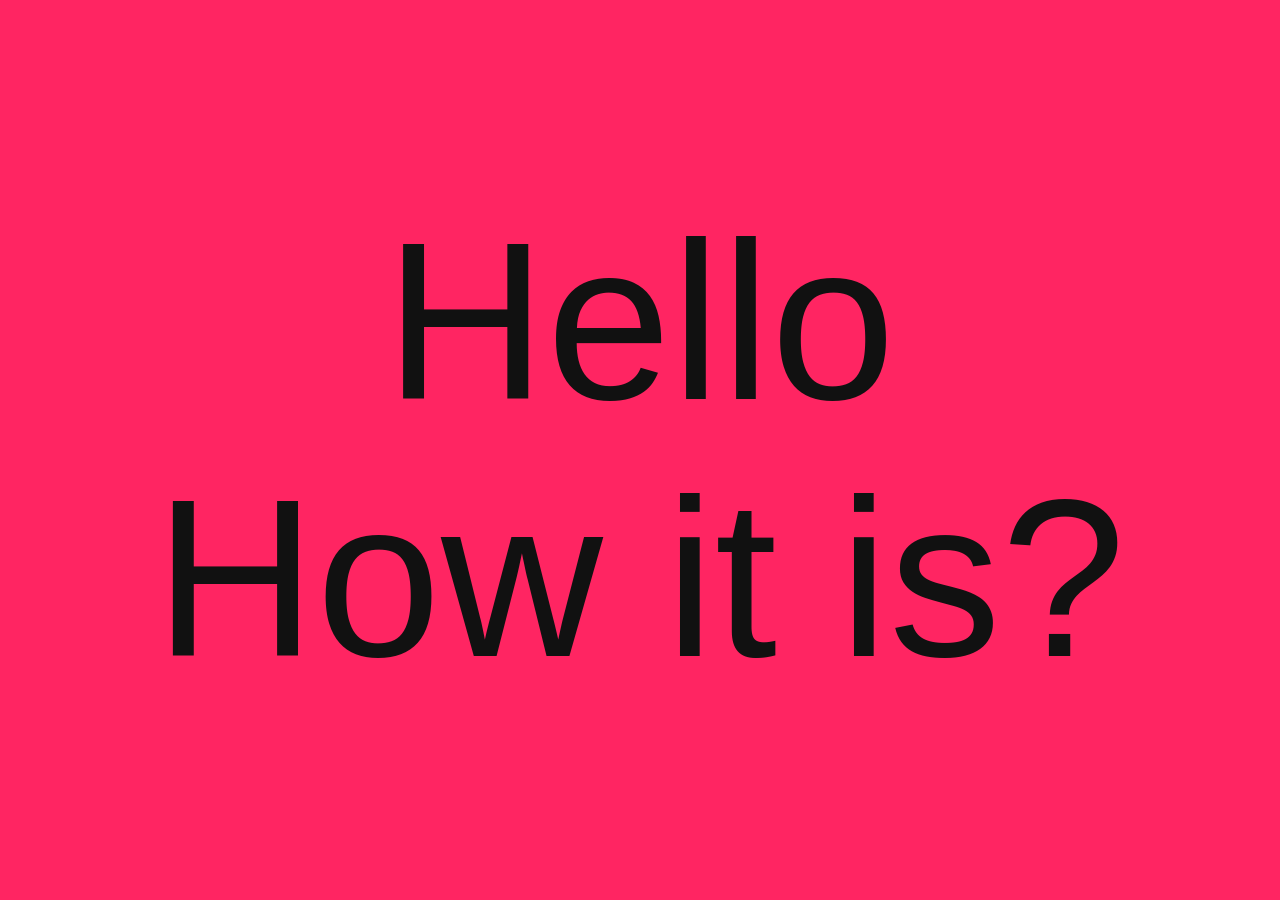
<file: clip_path&mouse_move/index.html>
<!doctype html>
<html lang="en">
<head>
    <meta charset="UTF-8">
    <meta name="viewport"
          content="width=device-width, user-scalable=no, initial-scale=1.0, maximum-scale=1.0, minimum-scale=1.0">
    <meta http-equiv="X-UA-Compatible" content="ie=edge">
    <link rel="stylesheet" href="style.css">
    <title>Document</title>
</head>
<body>
    <section>
        <h2>Hello</h2>
        <h2>How it is?</h2>
        <div class="circle"></div>
    </section>
    <script type="text/javascript">
        const pos = document.documentElement;
        pos.addEventListener('mousemove', e => {
            pos.style.setProperty('--x', e.clientX + 'px');
            pos.style.setProperty('--y', e.clientY + 'px');
        })
    </script>
</body>
</html>
</file>
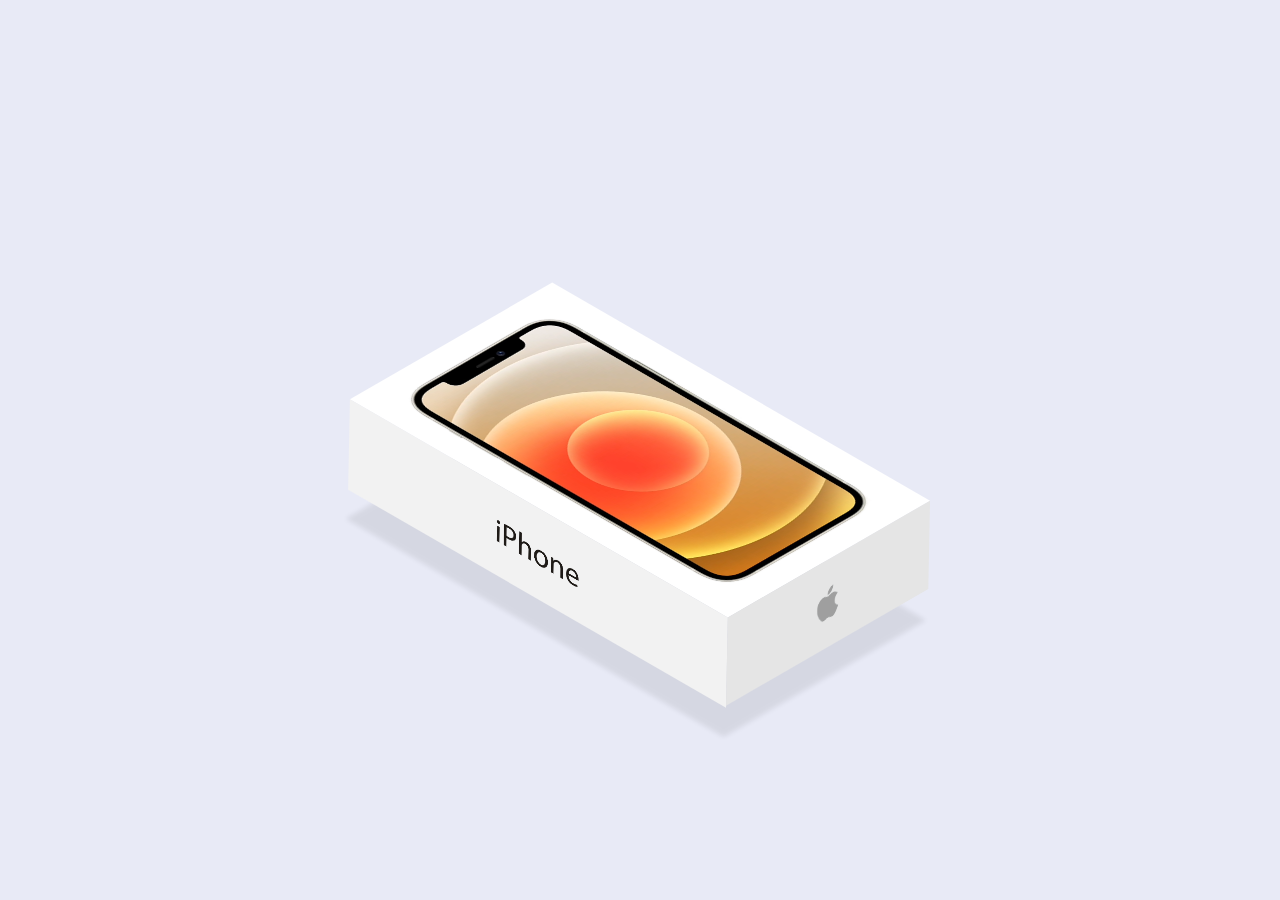
<file: iphone_box_up/index.html>
<!DOCTYPE html>
<html lang="en">
<head>
    <meta charset="UTF-8">
    <meta name="viewport" content="width=device-width, initial-scale=1.0">
    <link rel="stylesheet" href="style.css">
    <title>Document</title>
</head>
<body>
    <div class="iPhone"></div>
</body>
</html>
</file>
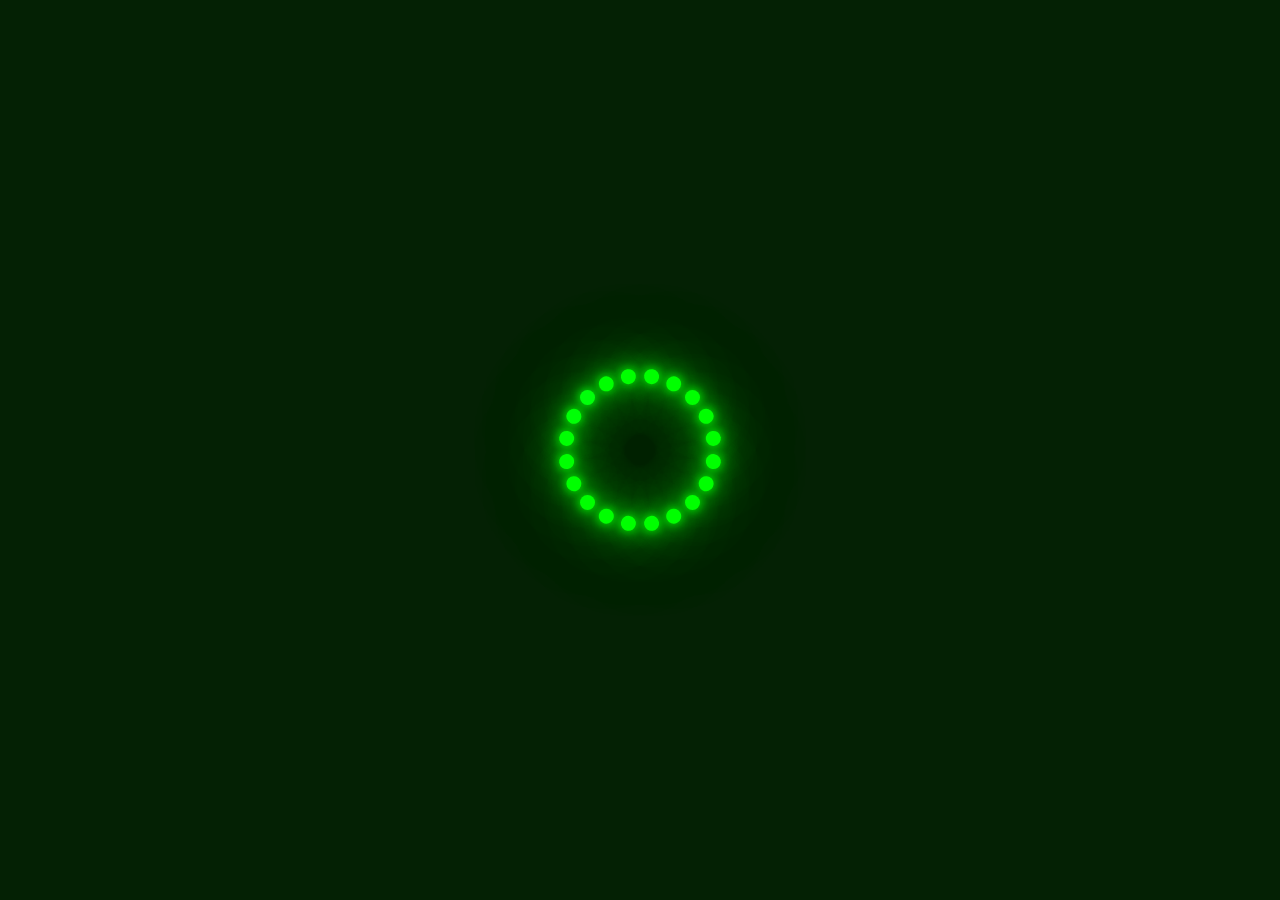
<file: loading_effect_js/index.html>
<!doctype html>
<html lang="en">
<head>
    <meta charset="UTF-8">
    <link rel="stylesheet" href="style.css">
    <title>Document</title>
</head>
<body>
    <section>
        <div class="loader">
            <span style="--i:1;"></span>
            <span style="--i:2;"></span>
            <span style="--i:3;"></span>
            <span style="--i:4;"></span>
            <span style="--i:5;"></span>
            <span style="--i:6;"></span>
            <span style="--i:7;"></span>
            <span style="--i:8;"></span>
            <span style="--i:9;"></span>
            <span style="--i:10;"></span>
            <span style="--i:11;"></span>
            <span style="--i:12;"></span>
            <span style="--i:13;"></span>
            <span style="--i:14;"></span>
            <span style="--i:15;"></span>
            <span style="--i:16;"></span>
            <span style="--i:17;"></span>
            <span style="--i:18;"></span>
            <span style="--i:19;"></span>
            <span style="--i:20;"></span>
        </div>
    </section>
</body>
</html>
</file>
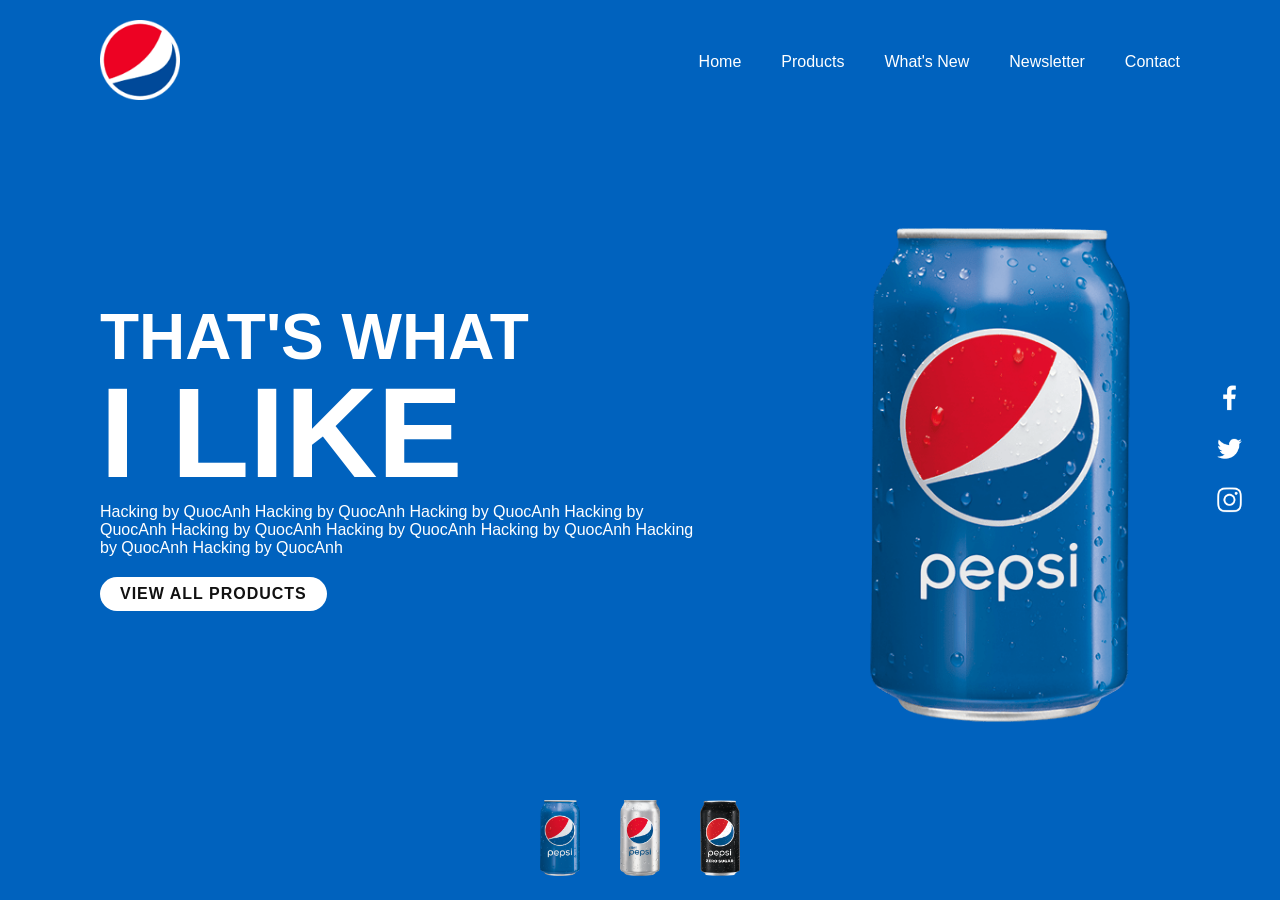
<file: page_click_doimau/index.html>
<!doctype html>
<html lang="en">
<head>
    <meta charset="UTF-8">
    <meta name="viewport"
          content="width=device-width, user-scalable=no, initial-scale=1.0, maximum-scale=1.0, minimum-scale=1.0">
    <meta http-equiv="X-UA-Compatible" content="ie=edge">
    <link rel="stylesheet" href="style.css">
    <title>Document</title>
</head>
<body>
    <section class="sec">
        <header>
            <a href="#"><img src="img/logo.png" class="logo"></a>
            <ul>
                <li><a href="#" class="menu_hover">Home</a></li>
                <li><a href="#" class="menu_hover">Products</a></li>
                <li><a href="#" class="menu_hover">What's New</a></li>
                <li><a href="#" class="menu_hover">Newsletter</a></li>
                <li><a href="#" class="menu_hover">Contact</a></li>
            </ul>
        </header>
        <div class="content">
            <div class="textBox">
                <h2>That's What<br><span>I like</span></h2>
                <p>Hacking by QuocAnh Hacking by QuocAnh Hacking by QuocAnh
                    Hacking by QuocAnh Hacking by QuocAnh Hacking by QuocAnh
                    Hacking by QuocAnh Hacking by QuocAnh Hacking by QuocAnh</p>
                <a href="#">View All Products</a>
            </div>
            <div class="imgBox">
                <img src="img/pepsi001.png" class="pepsi">
            </div>
        </div>
        <ul class="thumb">
            <li><img src="img/pepsi001.png" onclick="imgSlider('img/pepsi001.png');changeBgColor('#0062be')"></li>
            <li><img src="img/pepsi002.png" onclick="imgSlider('img/pepsi002.png');changeBgColor('#e60c2c')"></li>
            <li><img src="img/pepsi003.png" onclick="imgSlider('img/pepsi003.png');changeBgColor('#1e1e1e')"></li>
        </ul>
        <ul class="sci">
            <li><a href="#"><img src="img/facebook.png"></a></li>
            <li><a href="#"><img src="img/twitter.png"></a></li>
            <li><a href="#"><img src="img/instagram.png"></a></li>
        </ul>
    </section>
    <script type="text/javascript">
        function imgSlider(anything) {
            document.querySelector('.pepsi').src = anything;
        }
        function changeBgColor(color) {
            const  sec = document.querySelector('.sec');
            sec.style.background = color;
        }

    </script>
</body>
</html>
</file>
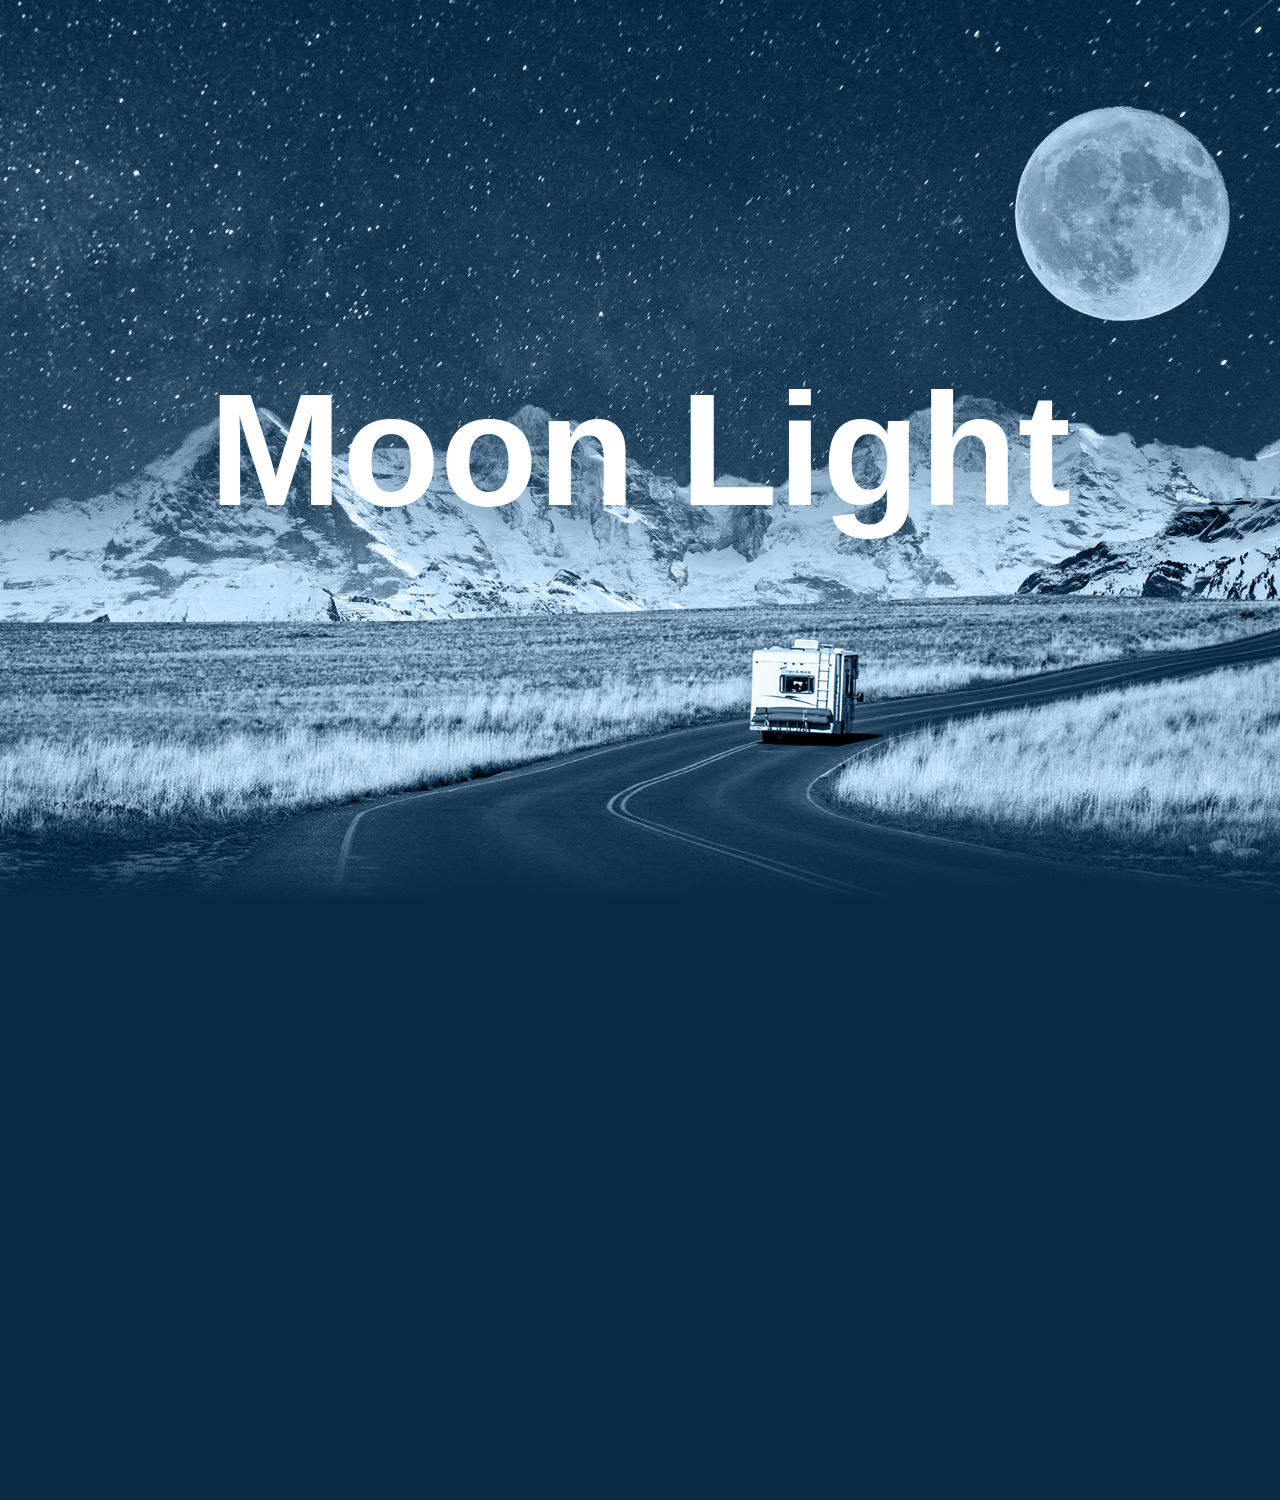
<file: Parallax Scrolling Effect/index.html>
<!doctype html>
<html lang="en">
<head>
    <meta charset="UTF-8">
    <meta name="viewport"
          content="width=device-width, user-scalable=no, initial-scale=1.0, maximum-scale=1.0, minimum-scale=1.0">
    <meta http-equiv="X-UA-Compatible" content="ie=edge">
    <title>Document</title>
    <link rel="stylesheet" href="style.css">
</head>
<body>
    <section>
        <img src="img/bg.jpg" id="bg">
        <img src="img/moon.png" id="moon">
        <img src="img/mountain.png" id="mountain">
        <img src="img/road.png" id="road">
        <h2 id="text">Moon Light</h2>
    </section>
    <script type="text/javascript">
        let bg = document.getElementById("bg");
        let moon = document.getElementById("moon");
        let mountain = document.getElementById("mountain");
        let road = document.getElementById("road");
        let text = document.getElementById("text");

        window.addEventListener('scroll', function () {
            var value = window.scrollY;

            bg.style.top = value * 0.5 + 'px';
            moon.style.left = -value * 0.5 + 'px';
            mountain.style.top = -value * 0.15 + 'px';
            road.style.top = value * 0.15 + 'px';
            text.style.top = value * 1 + 'px';
        })
    </script>

</body>
</html>
</file>
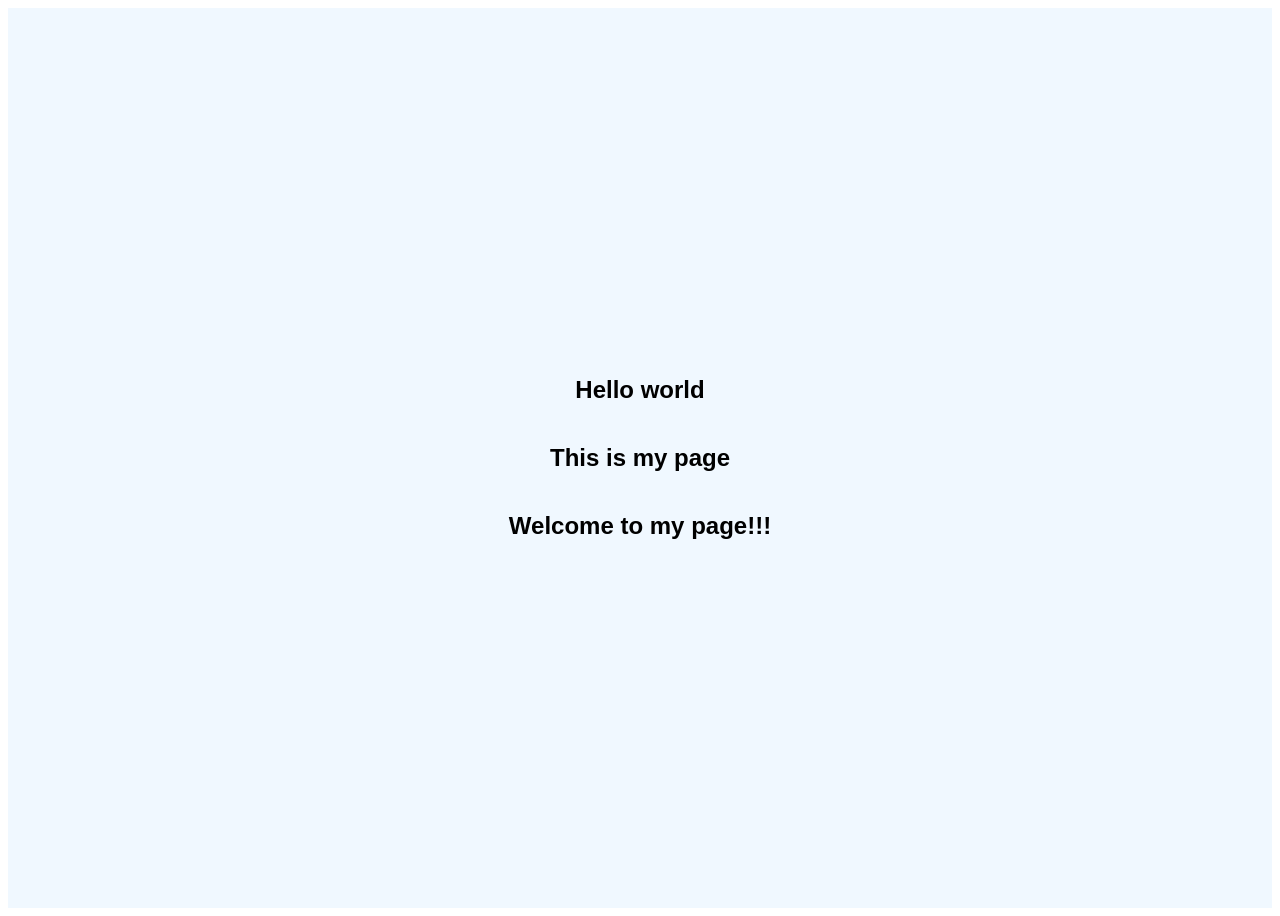
<file: slideprevỉew/index.html>
<!DOCTYPE html>
<html lang="en">
<head>
    <meta charset="UTF-8">
    <meta name="viewport" content="width=device-width, initial-scale=1.0">
    <title>Document</title>
</head>
<body style="font-family: sans-serif;">
    <section style="background-color: aliceblue;width: 100%;height: 100vh;display: flex;justify-content: center;align-items: center;flex-direction: column;">
        <h1 style="">Hello world</h1>
        <h1 style="">This is my page</h1>
        <h1>Welcome to my page!!!</h1>
    
    </section>
</body>
</html>
</file>
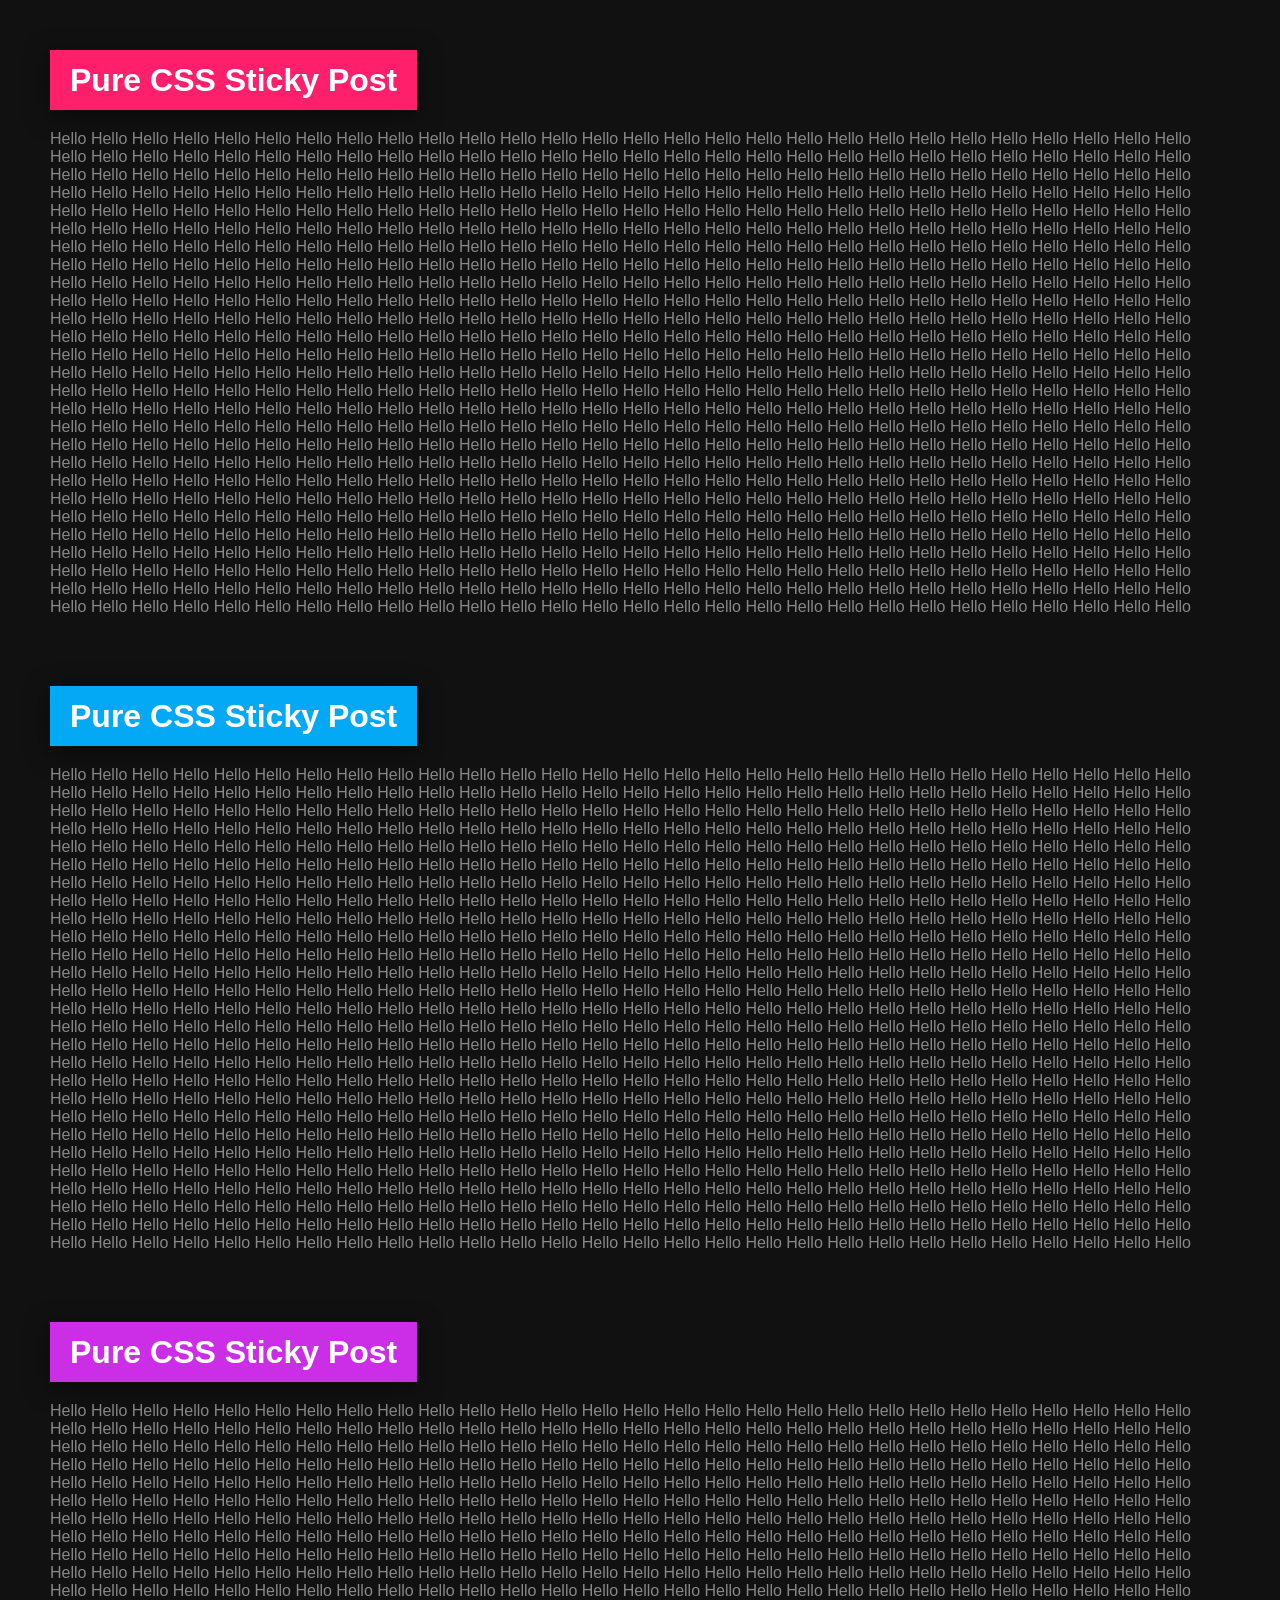
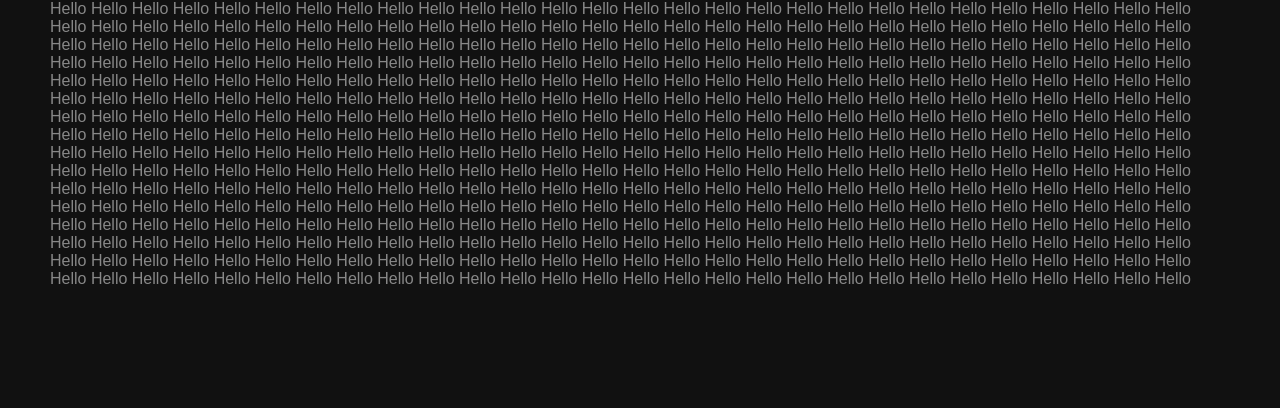
<file: sticky_scrolling/index.html>
<!doctype html>
<html lang="en">
<head>
    <meta charset="UTF-8">
    <meta name="viewport"
          content="width=device-width, user-scalable=no, initial-scale=1.0, maximum-scale=1.0, minimum-scale=1.0">
    <meta http-equiv="X-UA-Compatible" content="ie=edge">
    <link href="style.css" rel="stylesheet">
    <title>Document</title>
</head>
<body>
    <div class="container">
        <section>
            <div class="sticky">
                Pure CSS Sticky Post
            </div>
            <div class="content">
                <p>
                    Hello Hello Hello Hello Hello Hello  Hello Hello Hello Hello Hello Hello Hello Hello Hello Hello Hello Hello
                    Hello Hello Hello Hello Hello Hello Hello Hello Hello Hello Hello Hello Hello Hello Hello Hello Hello Hello
                    Hello Hello Hello Hello Hello Hello Hello Hello Hello Hello Hello Hello Hello Hello Hello Hello Hello Hello
                    Hello Hello Hello Hello Hello Hello Hello Hello Hello Hello Hello Hello Hello Hello Hello Hello Hello Hello
                    Hello Hello Hello Hello Hello Hello Hello Hello Hello Hello Hello Hello Hello Hello Hello Hello Hello Hello
                    Hello Hello Hello Hello Hello Hello Hello Hello Hello Hello Hello Hello Hello Hello Hello Hello Hello Hello
                    Hello Hello Hello Hello Hello Hello Hello Hello Hello Hello Hello Hello Hello Hello Hello Hello Hello Hello
                    Hello Hello Hello Hello Hello Hello Hello Hello Hello Hello Hello Hello Hello Hello Hello Hello Hello Hello
                    Hello Hello Hello Hello Hello Hello Hello Hello Hello Hello Hello Hello Hello Hello Hello Hello Hello Hello
                    Hello Hello Hello Hello Hello Hello Hello Hello Hello Hello Hello Hello Hello Hello Hello Hello Hello Hello
                    Hello Hello Hello Hello Hello Hello Hello Hello Hello Hello Hello Hello Hello Hello Hello Hello Hello Hello
                    Hello Hello Hello Hello Hello Hello Hello Hello Hello Hello Hello Hello Hello Hello Hello Hello Hello Hello
                    Hello Hello Hello Hello Hello Hello Hello Hello Hello Hello Hello Hello Hello Hello Hello Hello Hello Hello
                    Hello Hello Hello Hello Hello Hello Hello Hello Hello Hello Hello Hello Hello Hello Hello Hello Hello Hello
                    Hello Hello Hello Hello Hello Hello  Hello Hello Hello Hello Hello Hello Hello Hello Hello Hello Hello Hello
                    Hello Hello Hello Hello Hello Hello Hello Hello Hello Hello Hello Hello Hello Hello Hello Hello Hello Hello
                    Hello Hello Hello Hello Hello Hello Hello Hello Hello Hello Hello Hello Hello Hello Hello Hello Hello Hello
                    Hello Hello Hello Hello Hello Hello Hello Hello Hello Hello Hello Hello Hello Hello Hello Hello Hello Hello
                    Hello Hello Hello Hello Hello Hello Hello Hello Hello Hello Hello Hello Hello Hello Hello Hello Hello Hello
                    Hello Hello Hello Hello Hello Hello Hello Hello Hello Hello Hello Hello Hello Hello Hello Hello Hello Hello
                    Hello Hello Hello Hello Hello Hello Hello Hello Hello Hello Hello Hello Hello Hello Hello Hello Hello Hello
                    Hello Hello Hello Hello Hello Hello Hello Hello Hello Hello Hello Hello Hello Hello Hello Hello Hello Hello
                    Hello Hello Hello Hello Hello Hello Hello Hello Hello Hello Hello Hello Hello Hello Hello Hello Hello Hello
                    Hello Hello Hello Hello Hello Hello Hello Hello Hello Hello Hello Hello Hello Hello Hello Hello Hello Hello
                    Hello Hello Hello Hello Hello Hello Hello Hello Hello Hello Hello Hello Hello Hello Hello Hello Hello Hello
                    Hello Hello Hello Hello Hello Hello Hello Hello Hello Hello Hello Hello Hello Hello Hello Hello Hello Hello
                    Hello Hello Hello Hello Hello Hello Hello Hello Hello Hello Hello Hello Hello Hello Hello Hello Hello Hello
                    Hello Hello Hello Hello Hello Hello Hello Hello Hello Hello Hello Hello Hello Hello Hello Hello Hello Hello
                    Hello Hello Hello Hello Hello Hello  Hello Hello Hello Hello Hello Hello Hello Hello Hello Hello Hello Hello
                    Hello Hello Hello Hello Hello Hello Hello Hello Hello Hello Hello Hello Hello Hello Hello Hello Hello Hello
                    Hello Hello Hello Hello Hello Hello Hello Hello Hello Hello Hello Hello Hello Hello Hello Hello Hello Hello
                    Hello Hello Hello Hello Hello Hello Hello Hello Hello Hello Hello Hello Hello Hello Hello Hello Hello Hello
                    Hello Hello Hello Hello Hello Hello Hello Hello Hello Hello Hello Hello Hello Hello Hello Hello Hello Hello
                    Hello Hello Hello Hello Hello Hello Hello Hello Hello Hello Hello Hello Hello Hello Hello Hello Hello Hello
                    Hello Hello Hello Hello Hello Hello Hello Hello Hello Hello Hello Hello Hello Hello Hello Hello Hello Hello
                    Hello Hello Hello Hello Hello Hello Hello Hello Hello Hello Hello Hello Hello Hello Hello Hello Hello Hello
                    Hello Hello Hello Hello Hello Hello Hello Hello Hello Hello Hello Hello Hello Hello Hello Hello Hello Hello
                    Hello Hello Hello Hello Hello Hello Hello Hello Hello Hello Hello Hello Hello Hello Hello Hello Hello Hello
                    Hello Hello Hello Hello Hello Hello Hello Hello Hello Hello Hello Hello Hello Hello Hello Hello Hello Hello
                    Hello Hello Hello Hello Hello Hello Hello Hello Hello Hello Hello Hello Hello Hello Hello Hello Hello Hello
                    Hello Hello Hello Hello Hello Hello Hello Hello Hello Hello Hello Hello Hello Hello Hello Hello Hello Hello
                    Hello Hello Hello Hello Hello Hello Hello Hello Hello Hello Hello Hello Hello Hello Hello Hello Hello Hello
                </p>
            </div>
        </section>
        <section>
            <div class="sticky">
                Pure CSS Sticky Post
            </div>
            <div class="content">
                <p>
                    Hello Hello Hello Hello Hello Hello  Hello Hello Hello Hello Hello Hello Hello Hello Hello Hello Hello Hello
                    Hello Hello Hello Hello Hello Hello Hello Hello Hello Hello Hello Hello Hello Hello Hello Hello Hello Hello
                    Hello Hello Hello Hello Hello Hello Hello Hello Hello Hello Hello Hello Hello Hello Hello Hello Hello Hello
                    Hello Hello Hello Hello Hello Hello Hello Hello Hello Hello Hello Hello Hello Hello Hello Hello Hello Hello
                    Hello Hello Hello Hello Hello Hello Hello Hello Hello Hello Hello Hello Hello Hello Hello Hello Hello Hello
                    Hello Hello Hello Hello Hello Hello Hello Hello Hello Hello Hello Hello Hello Hello Hello Hello Hello Hello
                    Hello Hello Hello Hello Hello Hello Hello Hello Hello Hello Hello Hello Hello Hello Hello Hello Hello Hello
                    Hello Hello Hello Hello Hello Hello Hello Hello Hello Hello Hello Hello Hello Hello Hello Hello Hello Hello
                    Hello Hello Hello Hello Hello Hello Hello Hello Hello Hello Hello Hello Hello Hello Hello Hello Hello Hello
                    Hello Hello Hello Hello Hello Hello Hello Hello Hello Hello Hello Hello Hello Hello Hello Hello Hello Hello
                    Hello Hello Hello Hello Hello Hello Hello Hello Hello Hello Hello Hello Hello Hello Hello Hello Hello Hello
                    Hello Hello Hello Hello Hello Hello Hello Hello Hello Hello Hello Hello Hello Hello Hello Hello Hello Hello
                    Hello Hello Hello Hello Hello Hello Hello Hello Hello Hello Hello Hello Hello Hello Hello Hello Hello Hello
                    Hello Hello Hello Hello Hello Hello Hello Hello Hello Hello Hello Hello Hello Hello Hello Hello Hello Hello
                    Hello Hello Hello Hello Hello Hello  Hello Hello Hello Hello Hello Hello Hello Hello Hello Hello Hello Hello
                    Hello Hello Hello Hello Hello Hello Hello Hello Hello Hello Hello Hello Hello Hello Hello Hello Hello Hello
                    Hello Hello Hello Hello Hello Hello Hello Hello Hello Hello Hello Hello Hello Hello Hello Hello Hello Hello
                    Hello Hello Hello Hello Hello Hello Hello Hello Hello Hello Hello Hello Hello Hello Hello Hello Hello Hello
                    Hello Hello Hello Hello Hello Hello Hello Hello Hello Hello Hello Hello Hello Hello Hello Hello Hello Hello
                    Hello Hello Hello Hello Hello Hello Hello Hello Hello Hello Hello Hello Hello Hello Hello Hello Hello Hello
                    Hello Hello Hello Hello Hello Hello Hello Hello Hello Hello Hello Hello Hello Hello Hello Hello Hello Hello
                    Hello Hello Hello Hello Hello Hello Hello Hello Hello Hello Hello Hello Hello Hello Hello Hello Hello Hello
                    Hello Hello Hello Hello Hello Hello Hello Hello Hello Hello Hello Hello Hello Hello Hello Hello Hello Hello
                    Hello Hello Hello Hello Hello Hello Hello Hello Hello Hello Hello Hello Hello Hello Hello Hello Hello Hello
                    Hello Hello Hello Hello Hello Hello Hello Hello Hello Hello Hello Hello Hello Hello Hello Hello Hello Hello
                    Hello Hello Hello Hello Hello Hello Hello Hello Hello Hello Hello Hello Hello Hello Hello Hello Hello Hello
                    Hello Hello Hello Hello Hello Hello Hello Hello Hello Hello Hello Hello Hello Hello Hello Hello Hello Hello
                    Hello Hello Hello Hello Hello Hello Hello Hello Hello Hello Hello Hello Hello Hello Hello Hello Hello Hello
                    Hello Hello Hello Hello Hello Hello  Hello Hello Hello Hello Hello Hello Hello Hello Hello Hello Hello Hello
                    Hello Hello Hello Hello Hello Hello Hello Hello Hello Hello Hello Hello Hello Hello Hello Hello Hello Hello
                    Hello Hello Hello Hello Hello Hello Hello Hello Hello Hello Hello Hello Hello Hello Hello Hello Hello Hello
                    Hello Hello Hello Hello Hello Hello Hello Hello Hello Hello Hello Hello Hello Hello Hello Hello Hello Hello
                    Hello Hello Hello Hello Hello Hello Hello Hello Hello Hello Hello Hello Hello Hello Hello Hello Hello Hello
                    Hello Hello Hello Hello Hello Hello Hello Hello Hello Hello Hello Hello Hello Hello Hello Hello Hello Hello
                    Hello Hello Hello Hello Hello Hello Hello Hello Hello Hello Hello Hello Hello Hello Hello Hello Hello Hello
                    Hello Hello Hello Hello Hello Hello Hello Hello Hello Hello Hello Hello Hello Hello Hello Hello Hello Hello
                    Hello Hello Hello Hello Hello Hello Hello Hello Hello Hello Hello Hello Hello Hello Hello Hello Hello Hello
                    Hello Hello Hello Hello Hello Hello Hello Hello Hello Hello Hello Hello Hello Hello Hello Hello Hello Hello
                    Hello Hello Hello Hello Hello Hello Hello Hello Hello Hello Hello Hello Hello Hello Hello Hello Hello Hello
                    Hello Hello Hello Hello Hello Hello Hello Hello Hello Hello Hello Hello Hello Hello Hello Hello Hello Hello
                    Hello Hello Hello Hello Hello Hello Hello Hello Hello Hello Hello Hello Hello Hello Hello Hello Hello Hello
                    Hello Hello Hello Hello Hello Hello Hello Hello Hello Hello Hello Hello Hello Hello Hello Hello Hello Hello
                </p>
            </div>
        </section>
        <section>
        <div class="sticky">
            Pure CSS Sticky Post
        </div>
        <div class="content">
            <p>
                Hello Hello Hello Hello Hello Hello  Hello Hello Hello Hello Hello Hello Hello Hello Hello Hello Hello Hello
                Hello Hello Hello Hello Hello Hello Hello Hello Hello Hello Hello Hello Hello Hello Hello Hello Hello Hello
                Hello Hello Hello Hello Hello Hello Hello Hello Hello Hello Hello Hello Hello Hello Hello Hello Hello Hello
                Hello Hello Hello Hello Hello Hello Hello Hello Hello Hello Hello Hello Hello Hello Hello Hello Hello Hello
                Hello Hello Hello Hello Hello Hello Hello Hello Hello Hello Hello Hello Hello Hello Hello Hello Hello Hello
                Hello Hello Hello Hello Hello Hello Hello Hello Hello Hello Hello Hello Hello Hello Hello Hello Hello Hello
                Hello Hello Hello Hello Hello Hello Hello Hello Hello Hello Hello Hello Hello Hello Hello Hello Hello Hello
                Hello Hello Hello Hello Hello Hello Hello Hello Hello Hello Hello Hello Hello Hello Hello Hello Hello Hello
                Hello Hello Hello Hello Hello Hello Hello Hello Hello Hello Hello Hello Hello Hello Hello Hello Hello Hello
                Hello Hello Hello Hello Hello Hello Hello Hello Hello Hello Hello Hello Hello Hello Hello Hello Hello Hello
                Hello Hello Hello Hello Hello Hello Hello Hello Hello Hello Hello Hello Hello Hello Hello Hello Hello Hello
                Hello Hello Hello Hello Hello Hello Hello Hello Hello Hello Hello Hello Hello Hello Hello Hello Hello Hello
                Hello Hello Hello Hello Hello Hello Hello Hello Hello Hello Hello Hello Hello Hello Hello Hello Hello Hello
                Hello Hello Hello Hello Hello Hello Hello Hello Hello Hello Hello Hello Hello Hello Hello Hello Hello Hello
                Hello Hello Hello Hello Hello Hello  Hello Hello Hello Hello Hello Hello Hello Hello Hello Hello Hello Hello
                Hello Hello Hello Hello Hello Hello Hello Hello Hello Hello Hello Hello Hello Hello Hello Hello Hello Hello
                Hello Hello Hello Hello Hello Hello Hello Hello Hello Hello Hello Hello Hello Hello Hello Hello Hello Hello
                Hello Hello Hello Hello Hello Hello Hello Hello Hello Hello Hello Hello Hello Hello Hello Hello Hello Hello
                Hello Hello Hello Hello Hello Hello Hello Hello Hello Hello Hello Hello Hello Hello Hello Hello Hello Hello
                Hello Hello Hello Hello Hello Hello Hello Hello Hello Hello Hello Hello Hello Hello Hello Hello Hello Hello
                Hello Hello Hello Hello Hello Hello Hello Hello Hello Hello Hello Hello Hello Hello Hello Hello Hello Hello
                Hello Hello Hello Hello Hello Hello Hello Hello Hello Hello Hello Hello Hello Hello Hello Hello Hello Hello
                Hello Hello Hello Hello Hello Hello Hello Hello Hello Hello Hello Hello Hello Hello Hello Hello Hello Hello
                Hello Hello Hello Hello Hello Hello Hello Hello Hello Hello Hello Hello Hello Hello Hello Hello Hello Hello
                Hello Hello Hello Hello Hello Hello Hello Hello Hello Hello Hello Hello Hello Hello Hello Hello Hello Hello
                Hello Hello Hello Hello Hello Hello Hello Hello Hello Hello Hello Hello Hello Hello Hello Hello Hello Hello
                Hello Hello Hello Hello Hello Hello Hello Hello Hello Hello Hello Hello Hello Hello Hello Hello Hello Hello
                Hello Hello Hello Hello Hello Hello Hello Hello Hello Hello Hello Hello Hello Hello Hello Hello Hello Hello
                Hello Hello Hello Hello Hello Hello  Hello Hello Hello Hello Hello Hello Hello Hello Hello Hello Hello Hello
                Hello Hello Hello Hello Hello Hello Hello Hello Hello Hello Hello Hello Hello Hello Hello Hello Hello Hello
                Hello Hello Hello Hello Hello Hello Hello Hello Hello Hello Hello Hello Hello Hello Hello Hello Hello Hello
                Hello Hello Hello Hello Hello Hello Hello Hello Hello Hello Hello Hello Hello Hello Hello Hello Hello Hello
                Hello Hello Hello Hello Hello Hello Hello Hello Hello Hello Hello Hello Hello Hello Hello Hello Hello Hello
                Hello Hello Hello Hello Hello Hello Hello Hello Hello Hello Hello Hello Hello Hello Hello Hello Hello Hello
                Hello Hello Hello Hello Hello Hello Hello Hello Hello Hello Hello Hello Hello Hello Hello Hello Hello Hello
                Hello Hello Hello Hello Hello Hello Hello Hello Hello Hello Hello Hello Hello Hello Hello Hello Hello Hello
                Hello Hello Hello Hello Hello Hello Hello Hello Hello Hello Hello Hello Hello Hello Hello Hello Hello Hello
                Hello Hello Hello Hello Hello Hello Hello Hello Hello Hello Hello Hello Hello Hello Hello Hello Hello Hello
                Hello Hello Hello Hello Hello Hello Hello Hello Hello Hello Hello Hello Hello Hello Hello Hello Hello Hello
                Hello Hello Hello Hello Hello Hello Hello Hello Hello Hello Hello Hello Hello Hello Hello Hello Hello Hello
                Hello Hello Hello Hello Hello Hello Hello Hello Hello Hello Hello Hello Hello Hello Hello Hello Hello Hello
                Hello Hello Hello Hello Hello Hello Hello Hello Hello Hello Hello Hello Hello Hello Hello Hello Hello Hello
            </p>
        </div>
    </section>
    </div>
</body>
</html>
</file>
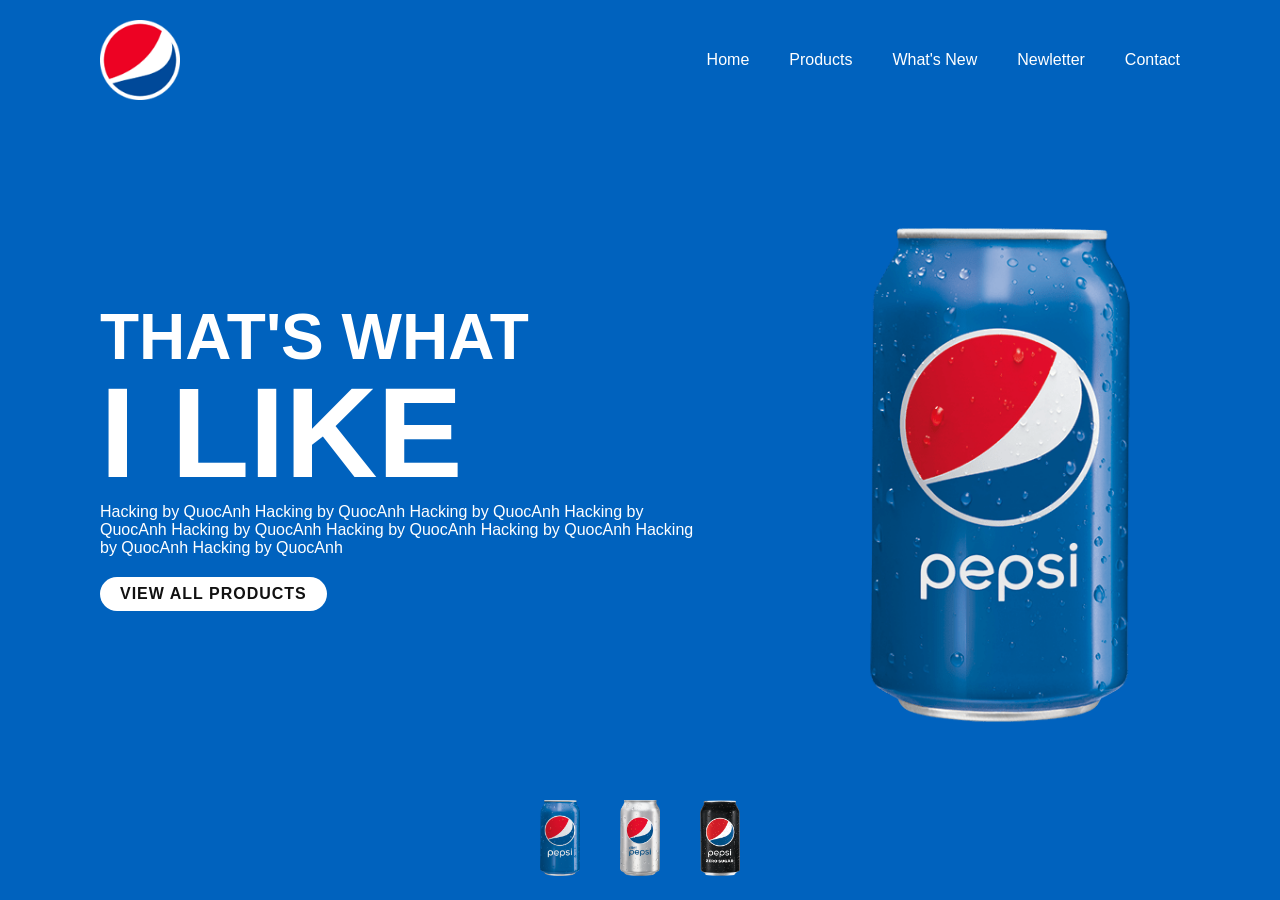
<file: test1_page_click/index.html>
<!doctype html>
<html lang="en">
<head>
    <meta charset="UTF-8">
    <meta name="viewport"
          content="width=device-width, user-scalable=no, initial-scale=1.0, maximum-scale=1.0, minimum-scale=1.0">
    <meta http-equiv="X-UA-Compatible" content="ie=edge">
    <link rel="stylesheet" href="style.css">
    <title>Document</title>
</head>
<body>
    <section class="color_sec">
        <header>
            <img class="logo" src="img/logo.png">
            <ul>
                <li><a href="#">Home</a></li>
                <li><a href="#">Products</a></li>
                <li><a href="#">What's New</a></li>
                <li><a href="#">Newletter</a></li>
                <li><a href="#">Contact</a></li>
            </ul>
    
        </header>
        <div class="content">
        <div class="content__Box">
            <h2>That's what<br><span>i like</span></h2>
            <p>Hacking by QuocAnh Hacking by QuocAnh Hacking by QuocAnh
                Hacking by QuocAnh Hacking by QuocAnh Hacking by QuocAnh
                Hacking by QuocAnh Hacking by QuocAnh Hacking by QuocAnh
            </p>
            <a href="#">View All Products</a>
        </div>
        <div class="image__Box">
            <img src="img/pepsi001.png" class="pepsi">
        </div>
        </div>
        <ul class="platform-box">
            <li><img src="img/pepsi001.png" onclick="changeImg('img/pepsi001.png');changecolor('#0062be');"></li>
            <li><img src="img/pepsi002.png" onclick="changeImg('img/pepsi002.png');changecolor('#e60c2c');"></li>
            <li><img src="img/pepsi003.png" onclick="changeImg('img/pepsi003.png');changecolor('#1e1e1e');"></li>
        </ul>
    </section>
    <script type="text/javascript">
        function changeImg(img) {
            document.querySelector('.pepsi').src = img;
        }
        function changecolor(color) {
            const sec_color = document.querySelector('.color_sec');
            sec_color.style.background = color;
        }

    </script>
</body>
</html>
</file>
<file: clip_path&mouse_move/style.css>
*{
    margin: 0;
    padding: 0;
    box-sizing: border-box;
    font-family: sans-serif;
}

section{
    position: relative;
    width: 100%;
    height: 100vh;
    display: flex;
    justify-content: center;
    align-items: center;
    flex-direction: column;
    background: #111;
}

section h2{
    position: relative;
    font-size: 14em;
    color: #111;
    font-weight: 300;
    cursor: default;
    z-index: 1;
}

.circle{
    position: absolute;
    width: 100%;
    height: 100%;
    background: #ff2562;
    pointer-events: none;
    transition: 0.1s;
    clip-path: circle(50px at var(--x) var(--y));
}

section h2:hover ~ .circle{
    background: #64ff14;
    clip-path: circle(200px at var(--x) var(--y));
}
</file>
<file: iphone_box_up/style.css>
*{
    margin: 0;
    padding: 0;
    box-sizing: border-box;
}

body{
    display: flex;
    justify-content: center;
    align-items: center;
    min-height: 100vh;
    background: #e8eaf6;
}

.iPhone{
    position: relative;
    width: 230px;
    height: 410px;
    background: url(iPhone.png) #fff;
    background-size: 80%;
    background-position: center;
    background-repeat: no-repeat;
    transform: rotate(-40deg) skew(20deg,10deg);
    box-shadow: -120px 110px 5px rgba(0,0,0,0.08);
    transition: 0.5s;
}

.iPhone::before{
    content: '';
    position: absolute;
    height: 100%;
    width: 90px;
    top: 0;
    left: -90px;
    background:url(text.png) #f2f2f2;
    background-size: 30px;
    background-position: center;
    background-repeat: no-repeat;
    transform-origin: right;
    transform: skewY(-43deg);
}

.iPhone:hover{
    transform: rotate(-40deg) skew(20deg,10deg) translate(30px,-30px);
}

.iPhone::after{
    content: '';
    position: absolute;
    height: 82px;
    width: 100%;
    bottom: -82px;
    left: 0;
    background:url(logo.png) #e5e5e5;
    background-size: 30px;
    background-position: center;
    background-repeat: no-repeat;
    transform-origin: top;
    transform: skewX(-47deg);
}
</file>
<file: loading_effect_js/style.css>
*
{
    margin: 0;
    padding: 0;
    box-sizing: border-box;
}

section
{
    display: flex;
    justify-content: center;
    align-items: center;
    min-height: 100vh;
    background: #042104;
    animation: animateBg 10s linear infinite;
}

@keyframes animateBg
{
    0%
    {
        filter: hue-rotate(0deg);
    }
    100%
    {
        filter: hue-rotate(360deg);
    }
}

section .loader
{
    position: relative;
    width: 120px;
    height: 120px;
}

section .loader span
{
    position: absolute;
    top:0;
    left: 0;
    width: 100%;
    height: 100%;
    transform: rotate(calc(18deg * var(--i)));
}

section .loader span::before
{
    content: '';
    position: absolute;
    top:0;
    left: 0;
    width: 15px;
    height: 15px;
    border-radius: 50%;
    background: #00ff0a;
    box-shadow:
            0 0 10px #00ff0a,
            0 0 20px #00ff0a,
            0 0 40px #00ff0a,
            0 0 80px #00ff0a,
            0 0 100px #00ff0a;
    animation: animate 2s linear infinite;
    animation-delay: calc(0.1s * var(--i));
}

@keyframes animate {
    0%{
        transform: scale(1);
    }
    80%,100%{
        transform: scale(0);
    }
}
</file>
<file: page_click_doimau/style.css>
*{
    margin: 0;
    padding: 0;
    box-sizing: border-box;
    font-family: sans-serif;
}

section{
    position: relative;
    width: 100%;
    min-height: 100vh;
    padding: 100px;
    display: flex;
    justify-content: space-between;
    align-items: center;
    background: #0062be;
    transition: 0.5s;
}

header{
    position: absolute;
    top: 0;
    left: 0;
    width: 100%;
    padding: 20px 100px;
    display: flex;
    justify-content: space-between;
    align-items: center;
    transition: 0.5s;
}

header .logo{
    position: relative;
    max-width: 80px;
}

header ul{
    position: relative;
    display: flex;
}

header ul li{
    list-style: none;
}

header ul li a{
    display: inline-block;
    color: #fff;
    font-weight: 400;
    margin-left: 40px;
    text-decoration: none;
    transition: 0.5s;
}

header ul li a:hover{
    transform: translateY(-15px);
}

.content{
    position: relative;
    width: 100%;
    display: flex;
    justify-content: space-between;
    align-items: center;
}

.content .textBox{
    position: relative;
    max-width: 600px;
}

.content .textBox h2{
    color: #fff;
    font-size: 4em;
    line-height: 1.5em;
    font-weight: 900;
    text-transform: uppercase;
}

.content .textBox h2 span{
    font-size: 2em;
}

.content .textBox p{
    color: #fff;
}

.content .textBox a{
    display: inline-block;
    margin-top: 20px;
    padding:8px 20px;
    background: #fff;
    color: #111;
    border-radius: 40px;
    font-weight: 700;
    letter-spacing: 1px;
    text-decoration: none;
    text-transform: uppercase;
}

.content .imgBox{
    width: 600px;
    display: flex;
    padding-right: 50px;
    margin-top: 50px;
    justify-content: flex-end;
}

.content .imgBox img{
    max-width: 260px;
}

.thumb{
    position: absolute;
    left:50%;
    bottom: 20px;
    transform: translateX(-50%);
    display: flex;
}

.thumb li:hover{
    transform: translateY(-15px);
}

.thumb li{
    list-style: none;
    display: inline-block;
    margin: 0 20px;
    cursor: pointer;
    transition: 0.5s;
}

.thumb li img{
    max-width: 40px ;
}

.sci{
    position: absolute;
    top: 50%;
    right: 30px;
    transform: translateY(-50%);
    display: flex;
    justify-content: center;
    align-items: center;
    flex-direction: column;
}

.sci li{
    list-style: none;
}

.sci li a{
    display: inline-block;
    filter: invert(1);
    margin: 5px 0;
    transform: scale(0.6);
}
</file>
<file: Parallax Scrolling Effect/style.css>
*{
    margin:0;
    padding:0;
    font-family:sans-serif ;
}

body{
    background: #0a2a43;
    min-height: 1500px;
}

section{
    position: relative;
    width: 100%;
    height:100vh;
    overflow: hidden;
    display: flex;
    justify-content: center;
    align-items: center;
}

section:before
{
    content: '';
    position: absolute;
    bottom: 0;
    width: 100%;
    height: 100px;
    background: linear-gradient(to top, #0a2a43 , transparent);
    z-index: 10000;
}

section:after{
    content: '';
    position: absolute;
    top: 0;
    left: 0;
    width: 100%;
    height: 100%;
    background: #0a2a43;
    z-index: 10000;
    mix-blend-mode: color;
}

section img
{
    position: absolute;
    top:0;
    left: 0;
    width: 100%;
    height: 100%;
    object-fit: cover;
    pointer-events: none;
}

#text{
    position: relative;
    color: #fff;
    font-size: 10em;
    z-index: 1;
}

#road
{
    z-index: 2;
}
</file>
<file: sticky_scrolling/style.css>
*
{
    margin:0;
    padding:0;
    box-sizing: border-box;
    font-family: sans-serif;
}

.container
{
    position: relative;
    padding: 50px;
    background: #111;
}

.container section
{
    position: relative;
    margin-bottom:50px;
}

.container section .sticky
{
    position: sticky;
    top:0;
    min-height: 60px;
    color: #fff;
    font-size: 2em;
    display: inline-flex;
    justify-content: flex-start;
    align-items: center;
    background: #ff1f6b;
    padding: 0 20px;
    font-weight: 600;
    box-shadow: 0 5px 25px rgba(0,0,0,0.5);
}

.container section .content
{
    padding: 20px 0;
}

.container section:nth-child(2) .sticky
{
    background: #03a9f4;
}

.container section:nth-child(3) .sticky
{
    background: #2dea3c;
}

.container section:nth-child(3) .sticky
{
    background: #cb2ee6;
}

.container section .content p
{
    color: #888;

}
</file>
<file: test1_page_click/style.css>
*{
    margin: 0;
    padding:0;
    box-sizing: border-box;
    font-family: sans-serif;
}

section{
    position: relative;
    background-color: #0062be;
    min-height: 100vh;
    padding: 100px;
    width: 100%;
    display: flex;
    align-items: center;
    justify-content: space-between;
    transition: 1s;
}

header{
    position: absolute;
    display: flex;
    top:0;
    left: 0;
    justify-content: space-between;
    align-items: center;
    padding: 20px 100px;
    width: 100%;
}

header .logo{
    position: relative;
    max-width: 80px;
}

header ul{
    position: relative;
    display: flex;
}

header ul li{
    list-style: none;
}

header ul li a{
    display: inline-block;
    color: #fff;
    margin-left: 40px;
    text-decoration: none;
}

div.content{
    position: relative;
    width: 100%;
    display: flex;
    align-items: center;
    justify-content: space-between;
}

div.content .content__Box{
    position: relative;
    max-width: 600px;
}

div.content .content__Box h2{
    color: #fff;
    font-size: 4em;
    line-height: 1.5em;
    font-weight: 900;
    text-transform: uppercase;
}

div.content .content__Box h2 span{
    font-size: 2em;
}

div.content .content__Box p{
    color: #fff;
}

div.content .content__Box a{
    display: inline-block;
    color: #111;
    margin-top: 20px;
    padding: 8px 20px;
    background: #fff;
    border-radius: 40px;
    text-decoration: none;
    letter-spacing: 1px;
    font-weight: 700;
    text-transform: uppercase;
}

div.content .image__Box{
    width: 600px;
    display: flex;
    margin-top: 50px;
    padding-right: 50px;
    justify-content: flex-end;
}

div.content .image__Box img{
    max-width: 260px;
}

.platform-box{
    position: absolute;
    display: flex;
    transform: translateX(-50%);
    left: 50%;
    bottom: 20px;
}

.platform-box li:hover{
    transform: translateY(-15px);
}

.platform-box li{
    list-style: none;
    display: inline-block;
    margin: 0 20px;
    cursor: pointer;
    transition: 0.5s;
}

.platform-box li img{
    max-width: 40px;
}
</file>
